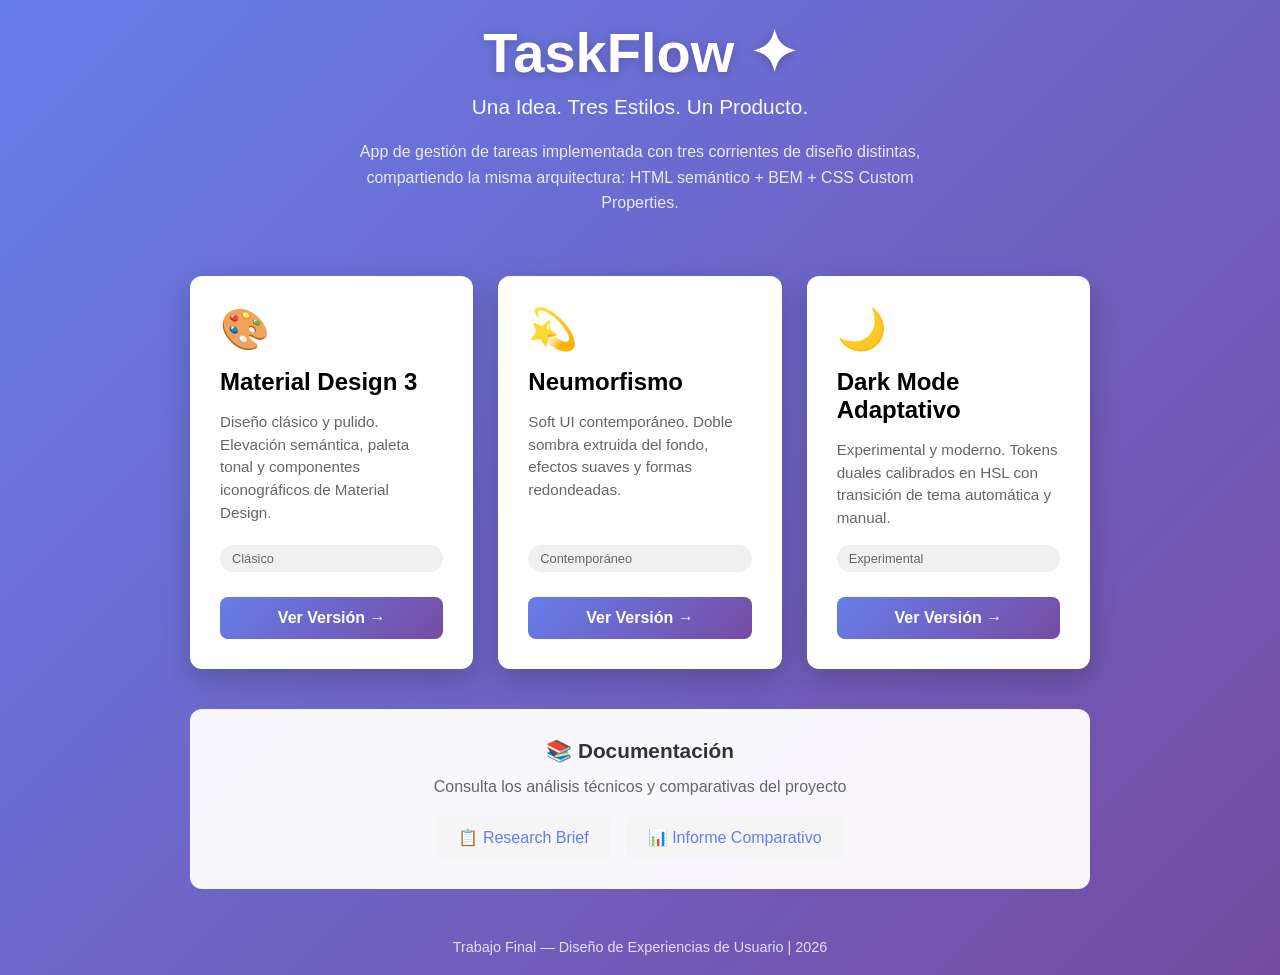
<file: index.html>
<!DOCTYPE html>
<html lang="es">
<head>
    <meta charset="UTF-8">
    <meta name="viewport" content="width=device-width, initial-scale=1.0">
    <title>TaskFlow ✦ - Una Idea. Tres Estilos.</title>
    <style>
        * {
            margin: 0;
            padding: 0;
            box-sizing: border-box;
        }

        body {
            font-family: -apple-system, BlinkMacSystemFont, 'Segoe UI', 'Roboto', 'Oxygen',
                'Ubuntu', 'Cantarell', 'Fira Sans', 'Droid Sans', 'Helvetica Neue',
                sans-serif;
            background: linear-gradient(135deg, #667eea 0%, #764ba2 100%);
            min-height: 100vh;
            display: flex;
            align-items: center;
            justify-content: center;
            padding: 20px;
        }

        .container {
            max-width: 900px;
            width: 100%;
        }

        header {
            text-align: center;
            color: white;
            margin-bottom: 60px;
            animation: slideDown 0.6s ease-out;
        }

        h1 {
            font-size: 3.5rem;
            font-weight: 700;
            margin-bottom: 10px;
            text-shadow: 0 2px 10px rgba(0, 0, 0, 0.2);
        }

        .subtitle {
            font-size: 1.3rem;
            font-weight: 300;
            opacity: 0.95;
            margin-bottom: 20px;
        }

        .description {
            font-size: 1rem;
            opacity: 0.85;
            max-width: 600px;
            margin: 0 auto;
            line-height: 1.6;
        }

        .grid {
            display: grid;
            grid-template-columns: repeat(auto-fit, minmax(250px, 1fr));
            gap: 25px;
            margin-bottom: 40px;
        }

        .card {
            background: white;
            border-radius: 12px;
            padding: 30px;
            box-shadow: 0 10px 30px rgba(0, 0, 0, 0.2);
            transition: all 0.3s ease;
            cursor: pointer;
            text-decoration: none;
            color: inherit;
            display: flex;
            flex-direction: column;
            gap: 15px;
            animation: slideUp 0.6s ease-out;
        }

        .card:nth-child(1) { animation-delay: 0.1s; }
        .card:nth-child(2) { animation-delay: 0.2s; }
        .card:nth-child(3) { animation-delay: 0.3s; }

        .card:hover {
            transform: translateY(-8px);
            box-shadow: 0 15px 40px rgba(0, 0, 0, 0.3);
        }

        .card-icon {
            font-size: 2.5rem;
        }

        .card-title {
            font-size: 1.5rem;
            font-weight: 600;
            margin: 0;
        }

        .card-description {
            font-size: 0.95rem;
            color: #666;
            line-height: 1.5;
            flex-grow: 1;
        }

        .card-badge {
            display: inline-block;
            background: #f0f0f0;
            color: #666;
            padding: 6px 12px;
            border-radius: 20px;
            font-size: 0.8rem;
            font-weight: 500;
        }

        .card-link {
            display: inline-block;
            background: linear-gradient(135deg, #667eea 0%, #764ba2 100%);
            color: white;
            padding: 12px 24px;
            border-radius: 8px;
            text-decoration: none;
            font-weight: 600;
            transition: all 0.3s ease;
            text-align: center;
            margin-top: 10px;
        }

        .card-link:hover {
            transform: scale(1.05);
            box-shadow: 0 5px 15px rgba(102, 126, 234, 0.4);
        }

        .docs-section {
            background: rgba(255, 255, 255, 0.95);
            border-radius: 12px;
            padding: 30px;
            text-align: center;
            animation: slideUp 0.6s ease-out 0.4s both;
        }

        .docs-section h2 {
            font-size: 1.3rem;
            margin-bottom: 15px;
            color: #333;
        }

        .docs-links {
            display: flex;
            gap: 15px;
            justify-content: center;
            flex-wrap: wrap;
        }

        .docs-link {
            display: inline-block;
            background: #f5f5f5;
            color: #667eea;
            padding: 10px 20px;
            border-radius: 8px;
            text-decoration: none;
            font-weight: 500;
            transition: all 0.3s ease;
            border: 2px solid transparent;
        }

        .docs-link:hover {
            background: #e8e8ff;
            border-color: #667eea;
            transform: translateY(-2px);
        }

        footer {
            text-align: center;
            color: rgba(255, 255, 255, 0.8);
            margin-top: 50px;
            font-size: 0.9rem;
        }

        @keyframes slideDown {
            from {
                opacity: 0;
                transform: translateY(-30px);
            }
            to {
                opacity: 1;
                transform: translateY(0);
            }
        }

        @keyframes slideUp {
            from {
                opacity: 0;
                transform: translateY(30px);
            }
            to {
                opacity: 1;
                transform: translateY(0);
            }
        }

        @media (max-width: 768px) {
            h1 {
                font-size: 2.5rem;
            }

            .subtitle {
                font-size: 1.1rem;
            }

            .grid {
                grid-template-columns: 1fr;
            }
        }
    </style>
</head>
<body>
    <div class="container">
        <header>
            <h1>TaskFlow ✦</h1>
            <p class="subtitle">Una Idea. Tres Estilos. Un Producto.</p>
            <p class="description">
                App de gestión de tareas implementada con tres corrientes de diseño distintas,
                compartiendo la misma arquitectura: HTML semántico + BEM + CSS Custom Properties.
            </p>
        </header>

        <div class="grid">
            <a href="./estilo-1-material/" class="card">
                <div class="card-icon">🎨</div>
                <h2 class="card-title">Material Design 3</h2>
                <p class="card-description">
                    Diseño clásico y pulido. Elevación semántica, paleta tonal y componentes iconográficos de Material Design.
                </p>
                <span class="card-badge">Clásico</span>
                <span class="card-link">Ver Versión →</span>
            </a>

            <a href="./estilo-2-neumorfismo/" class="card">
                <div class="card-icon">💫</div>
                <h2 class="card-title">Neumorfismo</h2>
                <p class="card-description">
                    Soft UI contemporáneo. Doble sombra extruida del fondo, efectos suaves y formas redondeadas.
                </p>
                <span class="card-badge">Contemporáneo</span>
                <span class="card-link">Ver Versión →</span>
            </a>

            <a href="./estilo-3-darkmode/" class="card">
                <div class="card-icon">🌙</div>
                <h2 class="card-title">Dark Mode Adaptativo</h2>
                <p class="card-description">
                    Experimental y moderno. Tokens duales calibrados en HSL con transición de tema automática y manual.
                </p>
                <span class="card-badge">Experimental</span>
                <span class="card-link">Ver Versión →</span>
            </a>
        </div>

        <div class="docs-section">
            <h2>📚 Documentación</h2>
            <p style="color: #666; margin-bottom: 20px;">
                Consulta los análisis técnicos y comparativas del proyecto
            </p>
            <div class="docs-links">
                <a href="https://github.com/Juansecod/TaskFlow/blob/main/docs/research-brief.md" class="docs-link">📋 Research Brief</a>
                <a href="https://github.com/Juansecod/TaskFlow/blob/main/docs/informe-comparativo.md" class="docs-link">📊 Informe Comparativo</a>
            </div>
        </div>

        <footer>
            <p>Trabajo Final — Diseño de Experiencias de Usuario | 2026</p>
        </footer>
    </div>
</body>
</html>
</file>
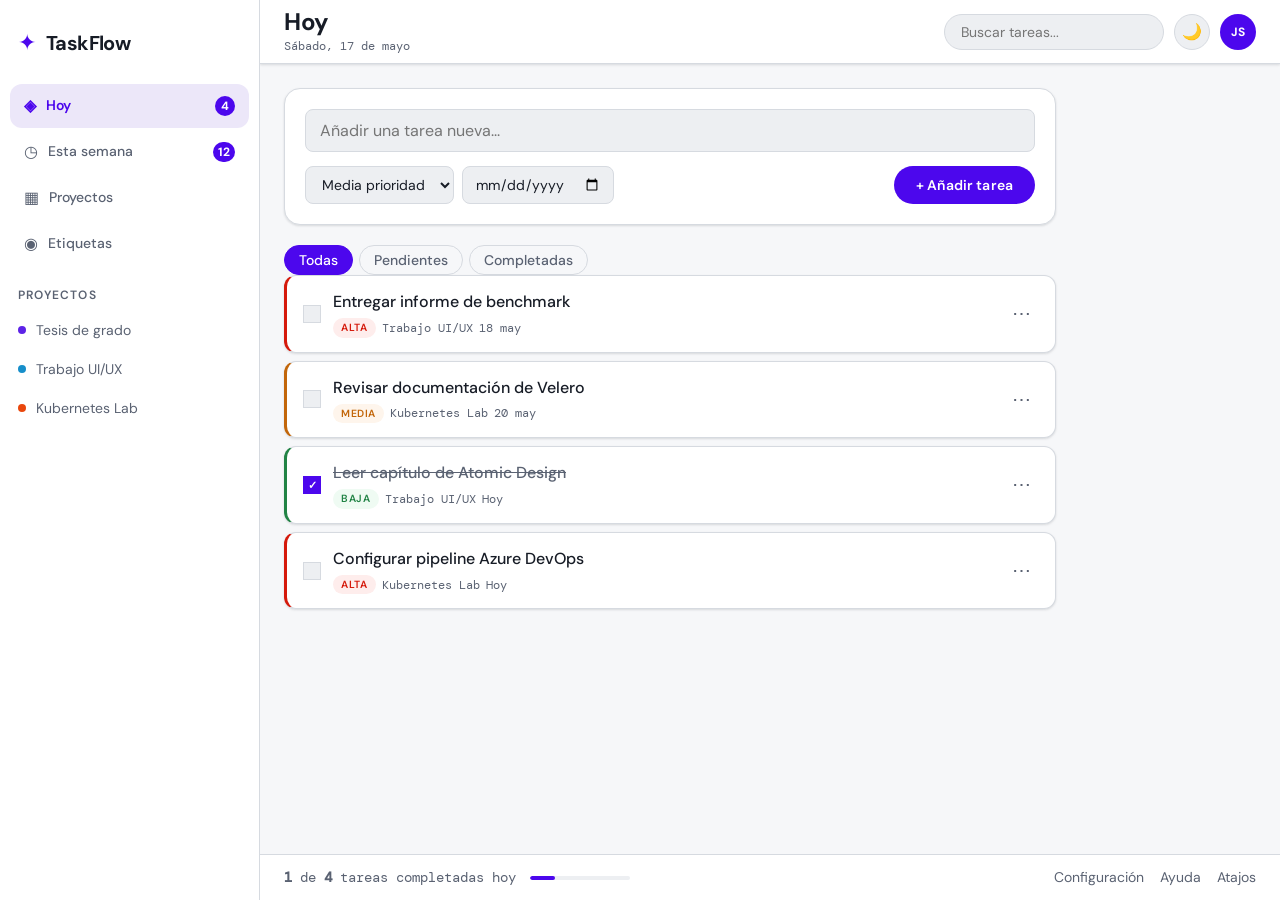
<file: estilo-3-darkmode/index.html>
<!DOCTYPE html>
<html lang="es">
<head>
  <meta charset="UTF-8" />
  <meta name="viewport" content="width=device-width, initial-scale=1.0" />
  <title>TaskFlow — BASE (estructura compartida)</title>
  <!-- NOTA: Este archivo es la rama base. Cada variante de estilo
       redefine únicamente los design tokens (custom properties CSS)
       sin cambiar una sola línea de HTML o lógica JS. -->
  <link rel="stylesheet" href="tokens.css" />
  <link rel="stylesheet" href="base.css" />
</head>
<body>
  <!-- =============================================
       APP SHELL
  ============================================== -->
  <div class="app">

    <!-- NAVEGACIÓN LATERAL (nav semántico) -->
    <nav class="sidebar" aria-label="Navegación principal">
      <div class="sidebar__brand">
        <span class="sidebar__logo" aria-hidden="true">✦</span>
        <span class="sidebar__name">TaskFlow</span>
      </div>

      <ul class="sidebar__menu" role="list">
        <li class="sidebar__item sidebar__item--active">
          <a href="#" class="sidebar__link" aria-current="page">
            <span class="sidebar__icon" aria-hidden="true">◈</span>
            <span class="sidebar__label">Hoy</span>
            <span class="sidebar__badge" aria-label="4 tareas">4</span>
          </a>
        </li>
        <li class="sidebar__item">
          <a href="#" class="sidebar__link">
            <span class="sidebar__icon" aria-hidden="true">◷</span>
            <span class="sidebar__label">Esta semana</span>
            <span class="sidebar__badge" aria-label="12 tareas">12</span>
          </a>
        </li>
        <li class="sidebar__item">
          <a href="#" class="sidebar__link">
            <span class="sidebar__icon" aria-hidden="true">▦</span>
            <span class="sidebar__label">Proyectos</span>
          </a>
        </li>
        <li class="sidebar__item">
          <a href="#" class="sidebar__link">
            <span class="sidebar__icon" aria-hidden="true">◉</span>
            <span class="sidebar__label">Etiquetas</span>
          </a>
        </li>
      </ul>

      <div class="sidebar__projects">
        <h2 class="sidebar__section-title">Proyectos</h2>
        <ul class="sidebar__project-list" role="list">
          <li class="sidebar__project">
            <span class="sidebar__project-dot" style="--dot-color: var(--color-project-a)"></span>
            <span>Tesis de grado</span>
          </li>
          <li class="sidebar__project">
            <span class="sidebar__project-dot" style="--dot-color: var(--color-project-b)"></span>
            <span>Trabajo UI/UX</span>
          </li>
          <li class="sidebar__project">
            <span class="sidebar__project-dot" style="--dot-color: var(--color-project-c)"></span>
            <span>Kubernetes Lab</span>
          </li>
        </ul>
      </div>
    </nav>

    <!-- CONTENIDO PRINCIPAL -->
    <div class="main-layout">

      <!-- HEADER / TOP BAR -->
      <header class="topbar" role="banner">
        <div class="topbar__left">
          <h1 class="topbar__title">Hoy</h1>
          <span class="topbar__date" aria-label="Fecha actual">Sábado, 17 de mayo</span>
        </div>
        <div class="topbar__right">
          <div class="topbar__search" role="search">
            <label for="search-input" class="sr-only">Buscar tareas</label>
            <input
              id="search-input"
              class="topbar__search-input"
              type="search"
              placeholder="Buscar tareas..."
              aria-label="Buscar tareas"
            />
          </div>
          <button class="topbar__theme-toggle" id="theme-toggle" type="button" aria-label="Cambiar tema claro/oscuro"><span aria-hidden="true" id="theme-icon">🌙</span></button>
          <button class="topbar__avatar" aria-label="Perfil de usuario" type="button">
            <span aria-hidden="true">JS</span>
          </button>
        </div>
      </header>

      <!-- ÁREA PRINCIPAL DE CONTENIDO -->
      <main class="main-content" id="main-content">

        <!-- FORMULARIO DE CREACIÓN DE TAREA -->
        <section class="task-form-section" aria-label="Crear nueva tarea">
          <div class="task-form">
            <div class="task-form__input-group">
              <label for="new-task-input" class="sr-only">Nueva tarea</label>
              <input
                id="new-task-input"
                class="task-form__input"
                type="text"
                placeholder="Añadir una tarea nueva..."
                aria-label="Título de la nueva tarea"
              />
            </div>
            <div class="task-form__controls">
              <div class="task-form__selectors">
                <label for="priority-select" class="sr-only">Prioridad</label>
                <select id="priority-select" class="task-form__select" aria-label="Prioridad de la tarea">
                  <option value="alta">Alta prioridad</option>
                  <option value="media" selected>Media prioridad</option>
                  <option value="baja">Baja prioridad</option>
                </select>

                <label for="date-input" class="sr-only">Fecha límite</label>
                <input
                  id="date-input"
                  class="task-form__date"
                  type="date"
                  aria-label="Fecha límite"
                />
              </div>
              <button class="task-form__submit btn btn--primary" type="button" id="add-task-btn">
                + Añadir tarea
              </button>
            </div>
          </div>
        </section>

        <!-- LISTA DE TAREAS -->
        <section class="task-list-section" aria-label="Lista de tareas de hoy">
          <div class="task-filters" role="group" aria-label="Filtros de tareas">
            <button class="task-filters__chip task-filters__chip--active" type="button" aria-pressed="true">Todas</button>
            <button class="task-filters__chip" type="button" aria-pressed="false">Pendientes</button>
            <button class="task-filters__chip" type="button" aria-pressed="false">Completadas</button>
          </div>

          <ul class="task-list" id="task-list" role="list" aria-label="Tareas de hoy">

            <!-- TAREA: ALTA PRIORIDAD -->
            <li class="task-card task-card--priority-alta" data-task-id="1">
              <article>
                <div class="task-card__left">
                  <label class="task-card__checkbox-label" aria-label="Marcar como completada: Entregar informe de benchmark">
                    <input class="task-card__checkbox" type="checkbox" />
                    <span class="task-card__checkbox-visual" aria-hidden="true"></span>
                  </label>
                </div>
                <div class="task-card__body">
                  <h3 class="task-card__title">Entregar informe de benchmark</h3>
                  <div class="task-card__meta">
                    <span class="task-card__badge task-card__badge--alta" aria-label="Prioridad alta">Alta</span>
                    <span class="task-card__project">Trabajo UI/UX</span>
                    <time class="task-card__date" datetime="2025-05-18">18 may</time>
                  </div>
                </div>
                <div class="task-card__right">
                  <button class="task-card__menu-btn" type="button" aria-label="Opciones de la tarea" aria-haspopup="true">⋯</button>
                </div>
              </article>
            </li>

            <!-- TAREA: MEDIA PRIORIDAD -->
            <li class="task-card task-card--priority-media" data-task-id="2">
              <article>
                <div class="task-card__left">
                  <label class="task-card__checkbox-label" aria-label="Marcar como completada: Revisar documentación de Velero">
                    <input class="task-card__checkbox" type="checkbox" />
                    <span class="task-card__checkbox-visual" aria-hidden="true"></span>
                  </label>
                </div>
                <div class="task-card__body">
                  <h3 class="task-card__title">Revisar documentación de Velero</h3>
                  <div class="task-card__meta">
                    <span class="task-card__badge task-card__badge--media" aria-label="Prioridad media">Media</span>
                    <span class="task-card__project">Kubernetes Lab</span>
                    <time class="task-card__date" datetime="2025-05-20">20 may</time>
                  </div>
                </div>
                <div class="task-card__right">
                  <button class="task-card__menu-btn" type="button" aria-label="Opciones de la tarea" aria-haspopup="true">⋯</button>
                </div>
              </article>
            </li>

            <!-- TAREA: BAJA PRIORIDAD, COMPLETADA -->
            <li class="task-card task-card--priority-baja task-card--completed" data-task-id="3">
              <article>
                <div class="task-card__left">
                  <label class="task-card__checkbox-label" aria-label="Completada: Leer capítulo de Atomic Design">
                    <input class="task-card__checkbox" type="checkbox" checked />
                    <span class="task-card__checkbox-visual" aria-hidden="true"></span>
                  </label>
                </div>
                <div class="task-card__body">
                  <h3 class="task-card__title">Leer capítulo de Atomic Design</h3>
                  <div class="task-card__meta">
                    <span class="task-card__badge task-card__badge--baja" aria-label="Prioridad baja">Baja</span>
                    <span class="task-card__project">Trabajo UI/UX</span>
                    <time class="task-card__date" datetime="2025-05-17">Hoy</time>
                  </div>
                </div>
                <div class="task-card__right">
                  <button class="task-card__menu-btn" type="button" aria-label="Opciones de la tarea" aria-haspopup="true">⋯</button>
                </div>
              </article>
            </li>

            <!-- TAREA: ALTA PRIORIDAD -->
            <li class="task-card task-card--priority-alta" data-task-id="4">
              <article>
                <div class="task-card__left">
                  <label class="task-card__checkbox-label" aria-label="Marcar como completada: Configurar pipeline Azure DevOps">
                    <input class="task-card__checkbox" type="checkbox" />
                    <span class="task-card__checkbox-visual" aria-hidden="true"></span>
                  </label>
                </div>
                <div class="task-card__body">
                  <h3 class="task-card__title">Configurar pipeline Azure DevOps</h3>
                  <div class="task-card__meta">
                    <span class="task-card__badge task-card__badge--alta" aria-label="Prioridad alta">Alta</span>
                    <span class="task-card__project">Kubernetes Lab</span>
                    <time class="task-card__date" datetime="2025-05-17">Hoy</time>
                  </div>
                </div>
                <div class="task-card__right">
                  <button class="task-card__menu-btn" type="button" aria-label="Opciones de la tarea" aria-haspopup="true">⋯</button>
                </div>
              </article>
            </li>

          </ul>
        </section>

      </main>

      <!-- FOOTER -->
      <footer class="app-footer" role="contentinfo">
        <div class="app-footer__stats">
          <span class="app-footer__stat">
            <strong id="completed-count">1</strong> de <strong id="total-count">4</strong> tareas completadas hoy
          </span>
          <div class="app-footer__progress" role="progressbar" aria-valuenow="25" aria-valuemin="0" aria-valuemax="100" aria-label="Progreso de tareas">
            <div class="app-footer__progress-bar" style="width: 25%"></div>
          </div>
        </div>
        <nav class="app-footer__nav" aria-label="Navegación secundaria">
          <a href="#" class="app-footer__link">Configuración</a>
          <a href="#" class="app-footer__link">Ayuda</a>
          <a href="#" class="app-footer__link">Atajos</a>
        </nav>
      </footer>

    </div><!-- /.main-layout -->
  </div><!-- /.app -->

  <!-- Texto visible sólo para lectores de pantalla -->
  <span class="sr-only" aria-live="polite" id="sr-announcer"></span>

  <script src="app.js"></script>
</body>
</html>
</file>
<file: estilo-3-darkmode/tokens.css>
/**
 * TaskFlow — Design Tokens — Dark Mode Adaptativo
 * Estilo 3 / Grupo Experimental
 * Referencia: https://developer.mozilla.org/en-US/docs/Web/CSS/@media/prefers-color-scheme
 *
 * Sistema de tokens duales: las mismas propiedades custom cambian de valor
 * según el contexto de color del sistema operativo del usuario.
 *
 * PRINCIPIO TÉCNICO:
 * Los tokens de color están definidos en dos bloques:
 *   1. :root              → Modo claro (fallback)
 *   2. @media (dark)      → Modo oscuro (override automático)
 * El botón de toggle JS añade [data-theme="dark/light"] al <html>
 * para override manual, superior al media query.
 *
 * Paleta: calibrada en HSL para mantener contraste WCAG AA en ambos modos.
 * Fuentes: DM Sans (Google Fonts) — moderna, legible, sin serifas.
 *
 * NOTA: prefers-reduced-motion también es respetado en base.css.
 */

@import url('https://fonts.googleapis.com/css2?family=DM+Sans:opsz,wght@9..40,300;9..40,400;9..40,500;9..40,600;9..40,700&family=DM+Mono:wght@400;500&display=swap');

/* ═══════════════════════════════════════════════════════════
   MODO CLARO — valores por defecto
   ═══════════════════════════════════════════════════════════ */
:root {
  color-scheme: light dark;

  /* Acento principal — violeta eléctrico */
  --dm-accent-hue:         258;
  --dm-accent-sat:         94%;

  --dm-accent:             hsl(var(--dm-accent-hue), var(--dm-accent-sat), 48%);
  --dm-accent-hover:       hsl(var(--dm-accent-hue), var(--dm-accent-sat), 42%);
  --dm-accent-light:       hsl(var(--dm-accent-hue), 60%, 94%);
  --dm-accent-on:          #ffffff;

  /* Superficies */
  --dm-bg:                 hsl(220, 20%, 97%);
  --dm-surface:            hsl(0, 0%, 100%);
  --dm-surface-alt:        hsl(220, 16%, 94%);
  --dm-surface-raised:     hsl(0, 0%, 100%);

  /* Texto */
  --dm-text:               hsl(220, 25%, 12%);
  --dm-text-secondary:     hsl(220, 12%, 40%);
  --dm-text-muted:         hsl(220, 10%, 60%);

  /* Bordes */
  --dm-border:             hsl(220, 14%, 86%);
  --dm-border-strong:      hsl(220, 14%, 74%);

  /* Sombras (modo claro) */
  --dm-shadow-sm:
    0 1px 3px hsla(220, 25%, 12%, 0.08),
    0 1px 2px hsla(220, 25%, 12%, 0.06);
  --dm-shadow-md:
    0 4px 12px hsla(220, 25%, 12%, 0.10),
    0 2px 4px hsla(220, 25%, 12%, 0.06);

  /* Prioridades */
  --dm-alta:               hsl(4, 90%, 44%);
  --dm-media:              hsl(30, 90%, 40%);
  --dm-baja:               hsl(142, 60%, 32%);

  --dm-alta-bg:            hsl(4, 90%, 96%);
  --dm-media-bg:           hsl(30, 90%, 96%);
  --dm-baja-bg:            hsl(142, 60%, 96%);

  /* Proyectos */
  --color-project-a:       hsl(var(--dm-accent-hue), 80%, 52%);
  --color-project-b:       hsl(200, 80%, 44%);
  --color-project-c:       hsl(16, 90%, 48%);

  /* ─── TIPOGRAFÍA ─────────────────────────────────────────────────────── */
  --dm-font-display:  'DM Sans', sans-serif;
  --dm-font-body:     'DM Sans', sans-serif;
  --dm-font-mono:     'DM Mono', monospace;

  --dm-size-2xl:    2rem;
  --dm-size-xl:     1.5rem;
  --dm-size-lg:     1.125rem;
  --dm-size-md:     1rem;
  --dm-size-sm:     0.875rem;
  --dm-size-xs:     0.75rem;

  /* ─── BORDER RADIUS ───────────────────────────────────────────────────── */
  --dm-radius-xs:   4px;
  --dm-radius-sm:   8px;
  --dm-radius-md:   12px;
  --dm-radius-lg:   16px;
  --dm-radius-xl:   20px;
  --dm-radius-full: 9999px;

  /* ─── MOTION ─────────────────────────────────────────────────────────── */
  --dm-duration-fast:   120ms;
  --dm-duration-normal: 220ms;
  --dm-duration-slow:   380ms;
  --dm-easing:          cubic-bezier(0.16, 1, 0.3, 1);

  /* ─── ALIAS PARA base.css ────────────────────────────────────────────── */
  --color-bg:              var(--dm-bg);
  --color-surface:         var(--dm-surface);
  --color-surface-alt:     var(--dm-surface-alt);
  --color-primary:         var(--dm-accent);
  --color-primary-light:   var(--dm-accent-light);
  --color-on-primary:      var(--dm-accent-on);
  --color-text:            var(--dm-text);
  --color-text-secondary:  var(--dm-text-secondary);
  --color-border:          var(--dm-border);
  --color-error:           var(--dm-alta);

  --color-priority-alta:   var(--dm-alta);
  --color-priority-media:  var(--dm-media);
  --color-priority-baja:   var(--dm-baja);

  --radius-sm:    var(--dm-radius-sm);
  --radius-md:    var(--dm-radius-md);
  --radius-lg:    var(--dm-radius-lg);
  --radius-full:  var(--dm-radius-full);

  --shadow-card:   var(--dm-shadow-sm);
  --shadow-raised: var(--dm-shadow-md);

  --font-display: var(--dm-font-display);
  --font-body:    var(--dm-font-body);

  --sidebar-width: 260px;
  --topbar-height: 64px;
}

/* ═══════════════════════════════════════════════════════════
   MODO OSCURO — override automático via OS
   ═══════════════════════════════════════════════════════════ */
@media (prefers-color-scheme: dark) {
  :root:not([data-theme="light"]) {
    --dm-bg:                 hsl(222, 22%, 10%);
    --dm-surface:            hsl(222, 20%, 14%);
    --dm-surface-alt:        hsl(222, 18%, 18%);
    --dm-surface-raised:     hsl(222, 20%, 17%);

    --dm-text:               hsl(220, 20%, 92%);
    --dm-text-secondary:     hsl(220, 12%, 62%);
    --dm-text-muted:         hsl(220, 10%, 44%);

    --dm-border:             hsl(222, 16%, 22%);
    --dm-border-strong:      hsl(222, 14%, 30%);

    --dm-accent:             hsl(var(--dm-accent-hue), 80%, 64%);
    --dm-accent-hover:       hsl(var(--dm-accent-hue), 80%, 70%);
    --dm-accent-light:       hsl(var(--dm-accent-hue), 30%, 18%);

    --dm-shadow-sm:
      0 1px 3px hsla(0, 0%, 0%, 0.35),
      0 1px 2px hsla(0, 0%, 0%, 0.20);
    --dm-shadow-md:
      0 4px 16px hsla(0, 0%, 0%, 0.45),
      0 2px 6px hsla(0, 0%, 0%, 0.25);

    --dm-alta:               hsl(4, 85%, 68%);
    --dm-media:              hsl(30, 90%, 60%);
    --dm-baja:               hsl(142, 56%, 54%);

    --dm-alta-bg:            hsl(4, 60%, 14%);
    --dm-media-bg:           hsl(30, 60%, 14%);
    --dm-baja-bg:            hsl(142, 40%, 12%);

    --color-project-a:       hsl(var(--dm-accent-hue), 70%, 68%);
    --color-project-b:       hsl(200, 70%, 58%);
    --color-project-c:       hsl(16, 80%, 60%);
  }
}

/* ═══════════════════════════════════════════════════════════
   OVERRIDE MANUAL — data-theme forzado por JS
   ═══════════════════════════════════════════════════════════ */
[data-theme="dark"] {
  --dm-bg:                 hsl(222, 22%, 10%);
  --dm-surface:            hsl(222, 20%, 14%);
  --dm-surface-alt:        hsl(222, 18%, 18%);
  --dm-surface-raised:     hsl(222, 20%, 17%);

  --dm-text:               hsl(220, 20%, 92%);
  --dm-text-secondary:     hsl(220, 12%, 62%);
  --dm-text-muted:         hsl(220, 10%, 44%);

  --dm-border:             hsl(222, 16%, 22%);
  --dm-border-strong:      hsl(222, 14%, 30%);

  --dm-accent:             hsl(var(--dm-accent-hue), 80%, 64%);
  --dm-accent-hover:       hsl(var(--dm-accent-hue), 80%, 70%);
  --dm-accent-light:       hsl(var(--dm-accent-hue), 30%, 18%);

  --dm-shadow-sm:
    0 1px 3px hsla(0, 0%, 0%, 0.35),
    0 1px 2px hsla(0, 0%, 0%, 0.20);
  --dm-shadow-md:
    0 4px 16px hsla(0, 0%, 0%, 0.45),
    0 2px 6px hsla(0, 0%, 0%, 0.25);

  --dm-alta:               hsl(4, 85%, 68%);
  --dm-media:              hsl(30, 90%, 60%);
  --dm-baja:               hsl(142, 56%, 54%);

  --dm-alta-bg:            hsl(4, 60%, 14%);
  --dm-media-bg:           hsl(30, 60%, 14%);
  --dm-baja-bg:            hsl(142, 40%, 12%);

  --color-project-a:       hsl(var(--dm-accent-hue), 70%, 68%);
  --color-project-b:       hsl(200, 70%, 58%);
  --color-project-c:       hsl(16, 80%, 60%);
}

[data-theme="light"] {
  /* Fuerza modo claro aunque el OS esté en dark */
  color-scheme: light;
}
</file>
<file: estilo-3-darkmode/base.css>
/**
 * TaskFlow — base.css — Dark Mode Adaptativo
 * Estilo 3 / Grupo Experimental
 *
 * Incluye botón de toggle de tema en el topbar.
 * Transición suave entre modos respetando prefers-reduced-motion.
 * Contraste calibrado para WCAG AA en ambos modos.
 */

/* ─── RESET & BASE ────────────────────────────────────────────────────── */
*, *::before, *::after { box-sizing: border-box; margin: 0; padding: 0; }

html {
  font-size: 16px;
  -webkit-font-smoothing: antialiased;
  -moz-osx-font-smoothing: grayscale;
  /* Transición global de tema */
  transition: background-color var(--dm-duration-slow) var(--dm-easing),
              color var(--dm-duration-slow) var(--dm-easing);
}

body {
  font-family: var(--font-body);
  background-color: var(--color-bg);
  color: var(--color-text);
  line-height: 1.5;
  min-height: 100vh;
  transition: background-color var(--dm-duration-slow) var(--dm-easing);
}

/* Desactivar transiciones si el usuario prefiere sin movimiento */
@media (prefers-reduced-motion: reduce) {
  *, *::before, *::after {
    animation-duration: 0.01ms !important;
    transition-duration: 0.01ms !important;
  }
}

/* ─── ACCESIBILIDAD ───────────────────────────────────────────────────── */
.sr-only {
  position: absolute; width: 1px; height: 1px;
  padding: 0; margin: -1px; overflow: hidden;
  clip: rect(0,0,0,0); white-space: nowrap; border-width: 0;
}

:focus-visible {
  outline: 2px solid var(--color-primary);
  outline-offset: 2px;
  border-radius: var(--radius-sm);
}

/* ─── APP SHELL ───────────────────────────────────────────────────────── */
.app {
  display: flex;
  min-height: 100vh;
  background: var(--color-bg);
}

/* ─── SIDEBAR ─────────────────────────────────────────────────────────── */
.sidebar {
  width: var(--sidebar-width);
  min-height: 100vh;
  background: var(--color-surface);
  display: flex;
  flex-direction: column;
  padding: 20px 0;
  border-right: 1px solid var(--color-border);
  position: fixed;
  top: 0; left: 0;
  z-index: 100;
  transition: background-color var(--dm-duration-slow) var(--dm-easing),
              border-color var(--dm-duration-slow) var(--dm-easing);
}

.sidebar__brand {
  display: flex;
  align-items: center;
  gap: 10px;
  padding: 6px 18px 24px;
}

.sidebar__logo {
  font-size: 1.4rem;
  color: var(--color-primary);
  transition: color var(--dm-duration-slow) var(--dm-easing);
}

.sidebar__name {
  font-family: var(--font-display);
  font-size: 1.25rem;
  font-weight: 700;
  color: var(--color-text);
  letter-spacing: -0.03em;
  transition: color var(--dm-duration-slow) var(--dm-easing);
}

.sidebar__menu {
  list-style: none;
  display: flex;
  flex-direction: column;
  gap: 2px;
  padding: 0 10px;
}

.sidebar__link {
  display: flex;
  align-items: center;
  gap: 10px;
  padding: 10px 14px;
  border-radius: var(--radius-md);
  text-decoration: none;
  color: var(--color-text-secondary);
  font-size: var(--dm-size-sm);
  font-weight: 500;
  transition: background var(--dm-duration-normal) var(--dm-easing),
              color var(--dm-duration-normal) var(--dm-easing);
}

.sidebar__link:hover {
  background: var(--color-surface-alt);
  color: var(--color-text);
}

.sidebar__item--active .sidebar__link {
  background: var(--color-primary-light);
  color: var(--color-primary);
  font-weight: 600;
}

.sidebar__icon { font-size: 1rem; flex-shrink: 0; }
.sidebar__label { flex: 1; }

.sidebar__badge {
  background: var(--color-primary);
  color: var(--color-on-primary);
  font-size: var(--dm-size-xs);
  font-weight: 700;
  min-width: 20px;
  height: 20px;
  border-radius: var(--radius-full);
  display: inline-flex;
  align-items: center;
  justify-content: center;
  padding: 0 5px;
  transition: background-color var(--dm-duration-slow) var(--dm-easing);
}

.sidebar__projects { padding: 20px 18px 8px; }

.sidebar__section-title {
  font-size: var(--dm-size-xs);
  font-weight: 600;
  text-transform: uppercase;
  letter-spacing: 0.1em;
  color: var(--color-text-secondary);
  margin-bottom: 12px;
}

.sidebar__project-list { list-style: none; display: flex; flex-direction: column; gap: 10px; }

.sidebar__project {
  display: flex;
  align-items: center;
  gap: 10px;
  font-size: var(--dm-size-sm);
  color: var(--color-text-secondary);
  cursor: pointer;
  padding: 4px 0;
  border-radius: var(--radius-sm);
  transition: color var(--dm-duration-normal) var(--dm-easing);
}

.sidebar__project:hover { color: var(--color-text); }

.sidebar__project-dot {
  width: 8px; height: 8px;
  border-radius: 50%;
  background: var(--dot-color);
  flex-shrink: 0;
}

/* ─── MAIN LAYOUT ─────────────────────────────────────────────────────── */
.main-layout {
  margin-left: var(--sidebar-width);
  flex: 1;
  display: flex;
  flex-direction: column;
  min-height: 100vh;
}

/* ─── TOPBAR ──────────────────────────────────────────────────────────── */
.topbar {
  height: var(--topbar-height);
  background: var(--color-surface);
  border-bottom: 1px solid var(--color-border);
  display: flex;
  align-items: center;
  justify-content: space-between;
  padding: 0 24px;
  box-shadow: var(--shadow-card);
  position: sticky;
  top: 0;
  z-index: 90;
  transition: background-color var(--dm-duration-slow) var(--dm-easing),
              border-color var(--dm-duration-slow) var(--dm-easing);
}

.topbar__left { display: flex; flex-direction: column; }

.topbar__title {
  font-family: var(--font-display);
  font-size: var(--dm-size-xl);
  font-weight: 700;
  color: var(--color-text);
  line-height: 1.2;
  letter-spacing: -0.02em;
}

.topbar__date {
  font-size: var(--dm-size-xs);
  color: var(--color-text-secondary);
  font-family: var(--dm-font-mono);
}

.topbar__right { display: flex; align-items: center; gap: 10px; }

.topbar__search-input {
  border: 1px solid var(--color-border);
  border-radius: var(--radius-full);
  padding: 8px 16px;
  font-size: var(--dm-size-sm);
  background: var(--color-surface-alt);
  color: var(--color-text);
  width: 220px;
  outline: none;
  font-family: var(--font-body);
  transition: border-color var(--dm-duration-normal) var(--dm-easing),
              background-color var(--dm-duration-slow) var(--dm-easing),
              box-shadow var(--dm-duration-normal) var(--dm-easing);
}

.topbar__search-input:focus {
  border-color: var(--color-primary);
  box-shadow: 0 0 0 3px var(--color-primary-light);
  background: var(--color-surface);
}

/* Botón toggle tema */
.topbar__theme-toggle {
  width: 36px; height: 36px;
  border-radius: 50%;
  background: var(--color-surface-alt);
  border: 1px solid var(--color-border);
  color: var(--color-text-secondary);
  cursor: pointer;
  display: flex;
  align-items: center;
  justify-content: center;
  font-size: 1rem;
  line-height: 1;
  transition: all var(--dm-duration-normal) var(--dm-easing);
}

.topbar__theme-toggle:hover {
  color: var(--color-text);
  border-color: var(--color-primary);
  background: var(--color-primary-light);
}

.topbar__avatar {
  width: 36px; height: 36px;
  border-radius: 50%;
  background: var(--color-primary);
  color: var(--color-on-primary);
  border: none;
  cursor: pointer;
  font-weight: 700;
  font-size: var(--dm-size-xs);
  display: flex;
  align-items: center;
  justify-content: center;
  transition: box-shadow var(--dm-duration-normal) var(--dm-easing),
              background-color var(--dm-duration-slow) var(--dm-easing);
  font-family: var(--font-body);
}

.topbar__avatar:hover { box-shadow: var(--shadow-raised); }

/* ─── MAIN CONTENT ────────────────────────────────────────────────────── */
.main-content {
  flex: 1;
  padding: 24px;
  display: flex;
  flex-direction: column;
  gap: 20px;
  max-width: 820px;
  width: 100%;
}

/* ─── TASK FORM ───────────────────────────────────────────────────────── */
.task-form {
  background: var(--color-surface);
  border-radius: var(--radius-lg);
  box-shadow: var(--shadow-card);
  padding: 20px;
  display: flex;
  flex-direction: column;
  gap: 14px;
  border: 1px solid var(--color-border);
  transition: background-color var(--dm-duration-slow) var(--dm-easing),
              border-color var(--dm-duration-slow) var(--dm-easing);
}

.task-form__input {
  width: 100%;
  border: 1px solid var(--color-border);
  border-radius: var(--radius-sm);
  background: var(--color-surface-alt);
  font-size: var(--dm-size-md);
  font-family: var(--font-body);
  color: var(--color-text);
  padding: 10px 14px;
  outline: none;
  transition: border-color var(--dm-duration-normal) var(--dm-easing),
              background-color var(--dm-duration-slow) var(--dm-easing),
              box-shadow var(--dm-duration-normal) var(--dm-easing);
}

.task-form__input:focus {
  border-color: var(--color-primary);
  box-shadow: 0 0 0 3px var(--color-primary-light);
  background: var(--color-surface);
}

.task-form__input--error {
  border-color: var(--color-error) !important;
  box-shadow: 0 0 0 3px hsl(4, 60%, 14%) !important;
  animation: shake 0.3s ease;
}

@keyframes shake {
  0%, 100% { transform: translateX(0); }
  25%       { transform: translateX(-6px); }
  75%       { transform: translateX(6px); }
}

.task-form__controls {
  display: flex;
  align-items: center;
  justify-content: space-between;
  gap: 10px;
  flex-wrap: wrap;
}

.task-form__selectors { display: flex; gap: 8px; flex-wrap: wrap; }

.task-form__select,
.task-form__date {
  border: 1px solid var(--color-border);
  border-radius: var(--radius-sm);
  background: var(--color-surface-alt);
  color: var(--color-text);
  font-size: var(--dm-size-sm);
  font-family: var(--font-body);
  padding: 8px 12px;
  outline: none;
  cursor: pointer;
  transition: border-color var(--dm-duration-normal) var(--dm-easing),
              background-color var(--dm-duration-slow) var(--dm-easing);
}

.task-form__select:focus,
.task-form__date:focus {
  border-color: var(--color-primary);
  box-shadow: 0 0 0 3px var(--color-primary-light);
}

/* ─── BOTONES ─────────────────────────────────────────────────────────── */
.btn {
  display: inline-flex;
  align-items: center;
  justify-content: center;
  gap: 8px;
  padding: 10px 22px;
  border-radius: var(--radius-full);
  font-size: var(--dm-size-sm);
  font-weight: 600;
  font-family: var(--font-body);
  border: none;
  cursor: pointer;
  transition: all var(--dm-duration-normal) var(--dm-easing);
  white-space: nowrap;
  letter-spacing: 0.01em;
}

.btn--primary {
  background: var(--color-primary);
  color: var(--color-on-primary);
}

.btn--primary:hover {
  background: var(--dm-accent-hover);
  box-shadow: 0 0 0 3px var(--color-primary-light);
}

/* ─── FILTROS / CHIPS ─────────────────────────────────────────────────── */
.task-filters { display: flex; gap: 6px; flex-wrap: wrap; }

.task-filters__chip {
  padding: 5px 14px;
  border-radius: var(--radius-full);
  border: 1px solid var(--color-border);
  background: transparent;
  color: var(--color-text-secondary);
  font-size: var(--dm-size-sm);
  font-weight: 500;
  font-family: var(--font-body);
  cursor: pointer;
  transition: all var(--dm-duration-normal) var(--dm-easing);
}

.task-filters__chip:hover {
  background: var(--color-surface-alt);
  color: var(--color-text);
  border-color: var(--color-border-strong, var(--dm-border-strong));
}

.task-filters__chip--active {
  background: var(--color-primary);
  color: var(--color-on-primary);
  border-color: var(--color-primary);
}

/* ─── TASK LIST ───────────────────────────────────────────────────────── */
.task-list {
  list-style: none;
  display: flex;
  flex-direction: column;
  gap: 8px;
}

/* ─── TASK CARD ───────────────────────────────────────────────────────── */
.task-card {
  background: var(--color-surface);
  border-radius: var(--radius-md);
  border: 1px solid var(--color-border);
  box-shadow: var(--shadow-card);
  transition: background-color var(--dm-duration-slow) var(--dm-easing),
              border-color var(--dm-duration-slow) var(--dm-easing),
              box-shadow var(--dm-duration-normal) var(--dm-easing),
              transform var(--dm-duration-normal) var(--dm-easing);
  overflow: hidden;
}

.task-card:hover {
  box-shadow: var(--shadow-raised);
  transform: translateY(-1px);
  border-color: var(--dm-border-strong, var(--color-border));
}

.task-card article {
  display: flex;
  align-items: center;
  gap: 12px;
  padding: 14px 16px;
}

.task-card--priority-alta  { border-left: 3px solid var(--color-priority-alta); }
.task-card--priority-media { border-left: 3px solid var(--color-priority-media); }
.task-card--priority-baja  { border-left: 3px solid var(--color-priority-baja); }

.task-card--completed { opacity: 0.5; }
.task-card--completed .task-card__title {
  text-decoration: line-through;
  color: var(--color-text-secondary);
}

/* ─── CHECKBOX ────────────────────────────────────────────────────────── */
.task-card__checkbox-label {
  display: flex;
  align-items: center;
  cursor: pointer;
  flex-shrink: 0;
}

.task-card__checkbox { display: none; }

.task-card__checkbox-visual {
  width: 18px; height: 18px;
  border-radius: var(--radius-xs);
  border: 1.5px solid var(--color-border);
  background: var(--color-surface-alt);
  display: flex;
  align-items: center;
  justify-content: center;
  transition: all var(--dm-duration-normal) var(--dm-easing);
}

.task-card__checkbox:checked + .task-card__checkbox-visual {
  background: var(--color-primary);
  border-color: var(--color-primary);
}

.task-card__checkbox:checked + .task-card__checkbox-visual::after {
  content: '✓';
  color: var(--color-on-primary);
  font-size: 11px;
  font-weight: 700;
}

/* ─── TASK CARD BODY ──────────────────────────────────────────────────── */
.task-card__body { flex: 1; }

.task-card__title {
  font-size: var(--dm-size-md);
  font-weight: 500;
  color: var(--color-text);
  margin-bottom: 4px;
  transition: color var(--dm-duration-slow) var(--dm-easing);
}

.task-card__meta {
  display: flex;
  align-items: center;
  gap: 6px;
  flex-wrap: wrap;
}

.task-card__badge {
  font-size: 0.65rem;
  font-weight: 600;
  padding: 2px 8px;
  border-radius: var(--radius-full);
  text-transform: uppercase;
  letter-spacing: 0.06em;
  transition: background-color var(--dm-duration-slow) var(--dm-easing);
}

.task-card__badge--alta  { background: var(--dm-alta-bg);  color: var(--color-priority-alta); }
.task-card__badge--media { background: var(--dm-media-bg); color: var(--color-priority-media); }
.task-card__badge--baja  { background: var(--dm-baja-bg);  color: var(--color-priority-baja); }

.task-card__project {
  font-size: var(--dm-size-xs);
  color: var(--color-text-secondary);
  font-family: var(--dm-font-mono);
}

.task-card__date {
  font-size: var(--dm-size-xs);
  color: var(--color-text-secondary);
  font-family: var(--dm-font-mono);
}

/* ─── MENÚ ────────────────────────────────────────────────────────────── */
.task-card__right { flex-shrink: 0; }

.task-card__menu-btn {
  background: transparent;
  border: none;
  color: var(--color-text-secondary);
  cursor: pointer;
  padding: 4px 8px;
  border-radius: var(--radius-sm);
  font-size: 1.2rem;
  line-height: 1;
  transition: all var(--dm-duration-normal) var(--dm-easing);
}

.task-card__menu-btn:hover {
  background: var(--color-surface-alt);
  color: var(--color-text);
}

/* ─── FOOTER ──────────────────────────────────────────────────────────── */
.app-footer {
  background: var(--color-surface);
  border-top: 1px solid var(--color-border);
  padding: 12px 24px;
  display: flex;
  align-items: center;
  justify-content: space-between;
  gap: 16px;
  flex-wrap: wrap;
  transition: background-color var(--dm-duration-slow) var(--dm-easing),
              border-color var(--dm-duration-slow) var(--dm-easing);
}

.app-footer__stats { display: flex; align-items: center; gap: 14px; }

.app-footer__stat {
  font-size: var(--dm-size-sm);
  color: var(--color-text-secondary);
  font-family: var(--dm-font-mono);
}

.app-footer__progress {
  width: 100px;
  height: 4px;
  background: var(--color-surface-alt);
  border-radius: var(--radius-full);
  overflow: hidden;
}

.app-footer__progress-bar {
  height: 100%;
  background: var(--color-primary);
  border-radius: var(--radius-full);
  transition: width 0.5s var(--dm-easing),
              background-color var(--dm-duration-slow) var(--dm-easing);
}

.app-footer__nav { display: flex; gap: 16px; }

.app-footer__link {
  font-size: var(--dm-size-sm);
  color: var(--color-text-secondary);
  text-decoration: none;
  transition: color var(--dm-duration-normal) var(--dm-easing);
}

.app-footer__link:hover { color: var(--color-primary); }

/* ─── RESPONSIVE ──────────────────────────────────────────────────────── */
@media (max-width: 768px) {
  .sidebar { transform: translateX(-100%); }
  .main-layout { margin-left: 0; }
  .topbar__search-input { width: 160px; }
  .task-form__controls { flex-direction: column; align-items: stretch; }
  .task-form__submit { width: 100%; }
}

@media (max-width: 480px) {
  .main-content { padding: 16px; }
  .topbar { padding: 0 16px; }
  .topbar__search-input { display: none; }
}

/* ─── ANIMACIONES DE ENTRADA ─────────────────────────────────────────── */
@media (prefers-reduced-motion: no-preference) {
  .task-card {
    animation: card-in 0.22s var(--dm-easing) both;
  }

  .task-card:nth-child(1) { animation-delay: 0ms; }
  .task-card:nth-child(2) { animation-delay: 50ms; }
  .task-card:nth-child(3) { animation-delay: 100ms; }
  .task-card:nth-child(4) { animation-delay: 150ms; }

  @keyframes card-in {
    from { opacity: 0; transform: translateX(-8px); }
    to   { opacity: 1; transform: translateX(0); }
  }
}
</file>
